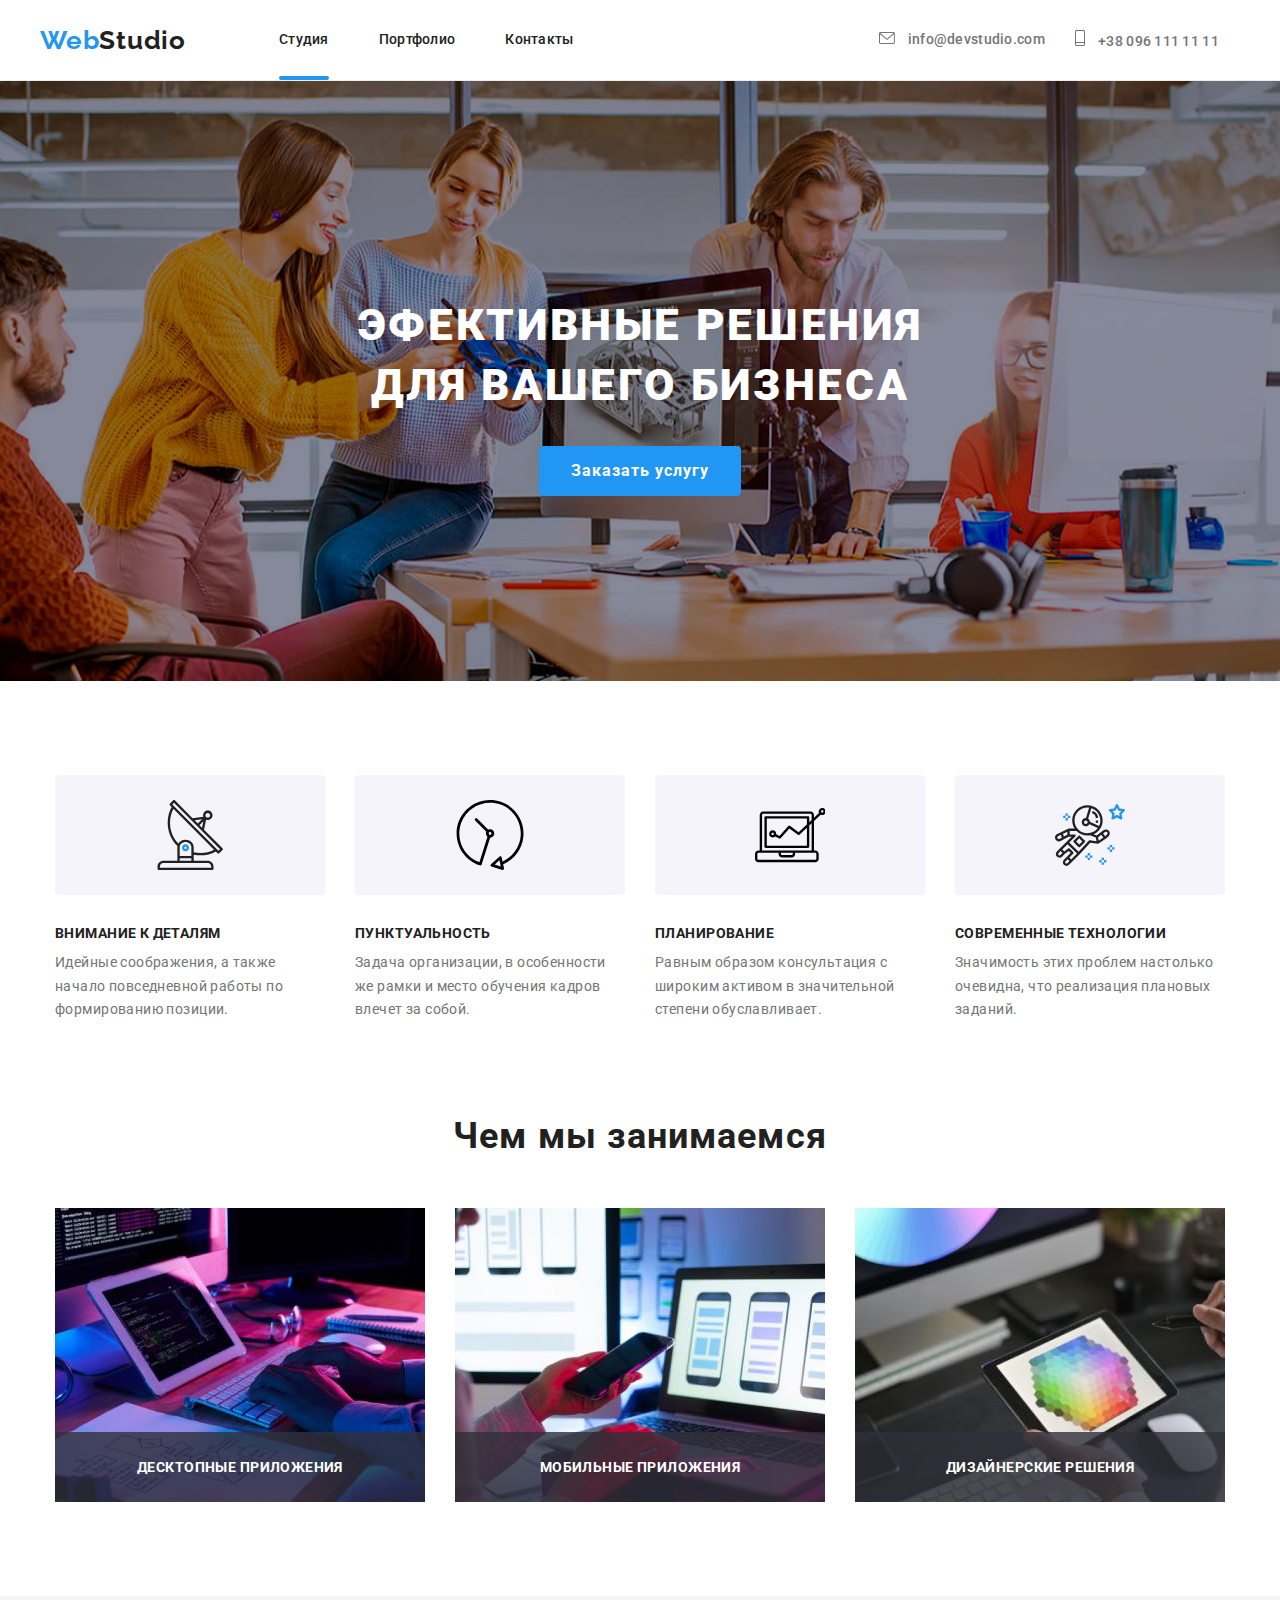
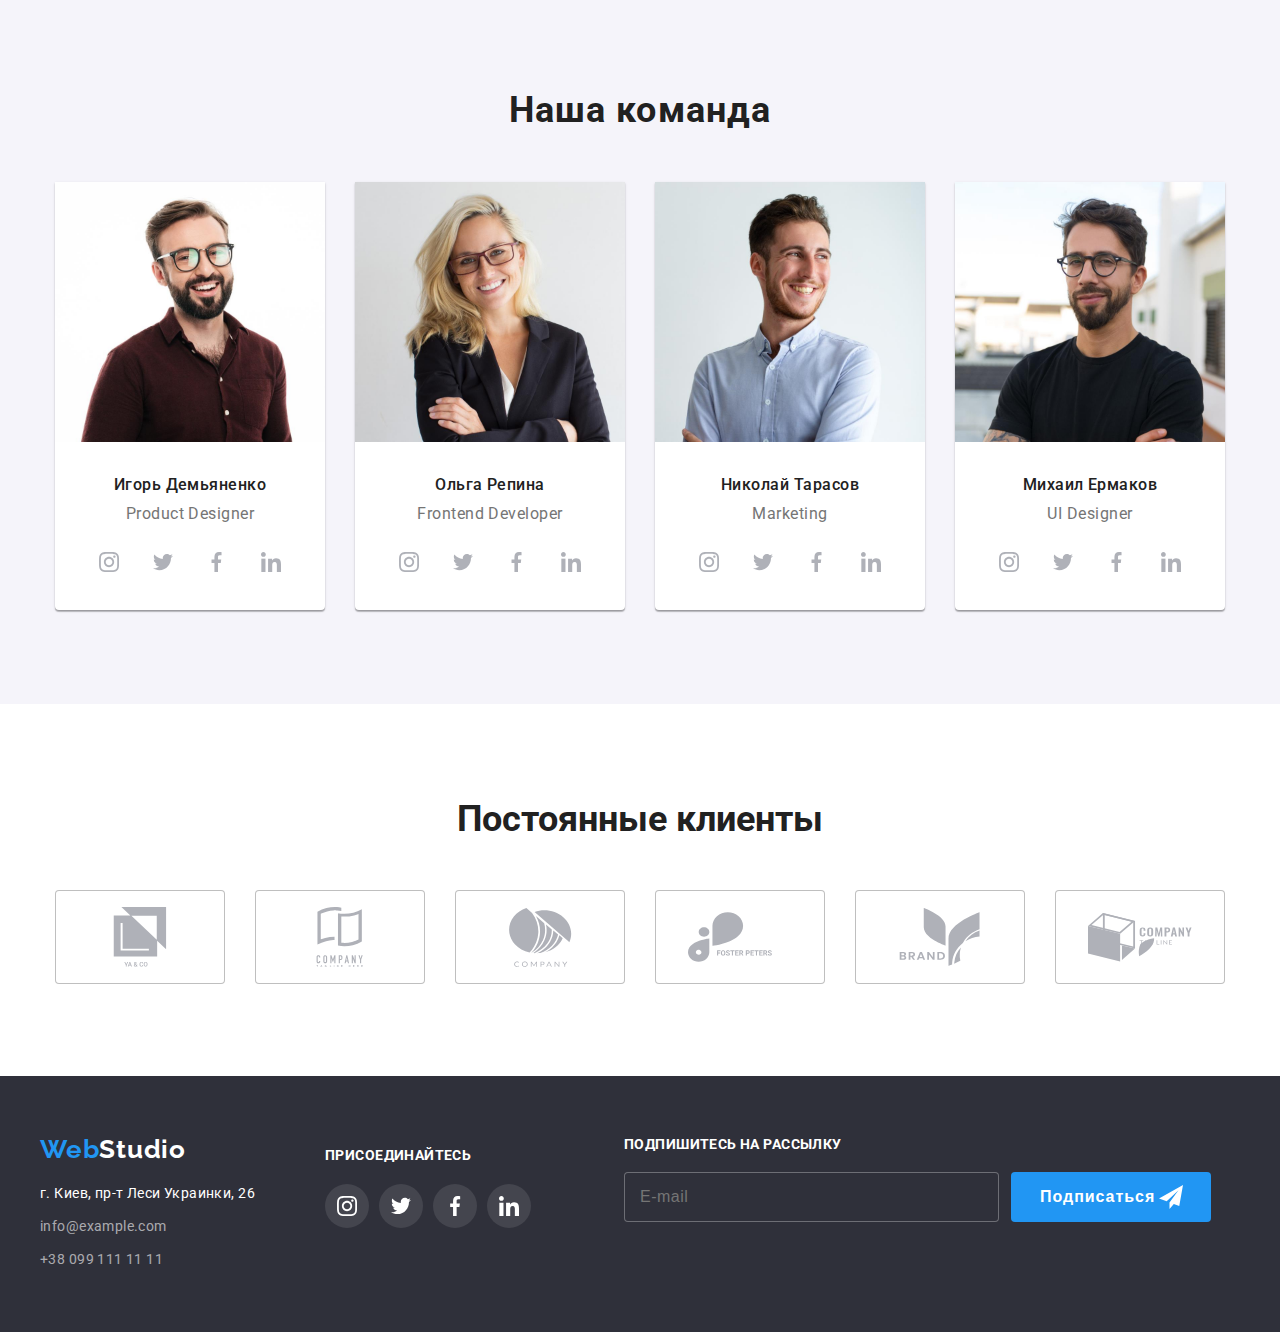
<file: index.html>
<!DOCTYPE html>
<html lang="ru">
  <head>
    <meta charset="UTF-8" />
    <meta http-equiv="X-UA-Compatible" content="IE=edge" />
    <meta name="viewport" content="width=device-width, initial-scale=1.0" />
    <title>Студия</title>
    <link rel="preconnect" href="https://fonts.googleapis.com" />
    <link rel="preconnect" href="https://fonts.gstatic.com" crossorigin />
    <link rel="preconnect" href="https://fonts.googleapis.com" />
    <link rel="preconnect" href="https://fonts.gstatic.com" crossorigin />
    <link
      href="https://fonts.googleapis.com/css2?family=Roboto:wght@400;500;700;900&display=swap"
      rel="stylesheet"
    />
    <link
      href="https://fonts.googleapis.com/css2?family=Raleway:wght@700&display=swap"
      rel="stylesheet"
    />
    <link
      rel="stylesheet"
      href="https://github.com/sindresorhus/modern-normalize/blob/main/modern-normalize.css"
    />
    <link rel="stylesheet" href="./css/styles.css" />
  </head>
  <body>
    <!--Шапка сайту-->
    <header class="header">
      <div class="container head">
        <nav class="navigation-head">
          <a href="./index.html" class="logo"
            ><span class="logo-web">Web</span>Studio</a
          >
          <ul class="navigation">
            <li><a href="./index.html" class="link link-current">Студия</a></li>
            <li><a href="./portfolio.html" class="link">Портфолио</a></li>
            <li><a href=" " class="link">Контакты</a></li>
          </ul>
        </nav>
        <ul class="contact-data">
          <li class="mail-tel">
            <a href="mailto:info@devstudio.com" class="site-contacts">
              <svg class="icon-mail" width="16px" height="12px">
                <use href="./images/symbol-defs.svg#icon-mail" class="mail"></use>
              </svg>
              info@devstudio.com</a>
          </li>
          <li class="mail-tel">
            <a href="tel:++380961111111" class="site-contacts">
              <svg class="icon-tel" width="10px" height="16px">
              <use href="./images/symbol-defs.svg#icon-telephone" class="tel"></use>
            </svg>
            +38 096 111 11 11</a
            >
          </li>
        </ul>
      </div>
    </header>

    <main>
      <!--Герой-->
      <section class="section-hero">
        <div class="container">
          <h1 class="hero">
            Эфективные решения <br />
            для вашего бизнеса
          </h1>
          <button data-modal-open type="button" class="button-m">Заказать услугу</button>
        </div>
        </section>
      <!--Наші переваги-->
      <section class="section-benefits">
        <div class="container">
          <!--<h2 class="section-title">Наші переваги </h2> -->
          <ul class="list-benefits">
            <li class="car-list">
              <div class="four">
              <svg class="icon-benefits">
                <use href="./images/symbol-defs.svg#icon-Anten"></use>
              </svg>
              </div>
              <h3>Внимание к деталям</h3>
              <p>
                Идейные соображения, а также начало повседневной работы по
                формированию позиции.
              </p>
            </li>
            <li class="car-list">
              <div class="four">
              <svg class="icon-benefits">
                <use href="./images/symbol-defs.svg#icon-clock"></use>
              </svg>
              </div>
              <h3>Пунктуальность</h3>
              <p>
                Задача организации, в особенности же рамки и место обучения
                кадров влечет за собой.
              </p>
            </li>
            <li class="car-list">
              <div class="four">
              <svg class="icon-benefits">
                <use href="./images/symbol-defs.svg#icon-comp" class="comp"></use>
              </svg>
              </div>
              <h3>Планирование</h3>
              <p>
                Равным образом консультация с широким активом в значительной
                степени обуславливает.
              </p>
            </li>
            <li class="car-list">
              <div class="four">
              <svg class="icon-benefits">
                <use href="./images/symbol-defs.svg#icon-astronaut"></use>
              </svg>
              </div>
              <h3>Современные технологии</h3>
              <p>
                Значимость этих проблем настолько очевидна, что реализация
                плановых заданий.
              </p>
            </li>
          </ul>
        </div>
      </section>

      <!--Що ми робимо-->
      <section class="section-work">
        <div class="container">
          <h2 class="section-title">Чем мы занимаемся</h2>
          <ul class="images">
            <li>
              <img class="image-wwd"
                src="./images/computers.jpg"
                alt="фотографія рук на клавіатурі"
                width="370"
                height="294"
              />
              <div class="image-name"> 
                <p class="image-text">Десктопные приложения</p>
              </div>
            </li>
            <li>
              <img class="image-wwd"
                src="./images/screens.jpg"
                alt="фотографія двох екранів"
                width="370"
                height="294"
              />
              <div class="image-name"> 
                <p class="image-text">Мобильные приложения</p>
              </div>
            </li>
            <li>
              <img class="image-wwd"
                src="./images/colors.jpg"
                alt="фотографія палітри кольорів"
                width="370"
                height="294"
              />
              <div class="image-name"> 
                <p class="image-text">Дизайнерские решения</p>
              </div>
            </li>
          </ul>
        </div>
      </section>

      <!--Наша команда-->
      <section class="section-team">
        <div class="container">
          <h2 class="section-title">Наша команда</h2>
          <ul class="personal">
            <li class="cards-team">
              <img
                src="./images/demyanenko.jpg"
                alt="фото Ігорка Демяненка"
                width="270"
                height="260"
              />
              <div class="text-team">
                <p class="name">Игорь Демьяненко</p>
                <p class="position">Product Designer</p>
                <ul class="social-link-gray">
                  <li class="icon-gray">
                    <a href class="button-social-gray">
                      <svg class="svg-gray" width="20px" height="20px">
                        <use href="./images/symbol-defs.svg#icon-instagram_grey"></use>
                      </svg>
                    </a>
                  </li>
                  <li class="icon-gray">
                    <a href class="button-social-gray">
                      <svg class="svg-gray" width="20px" height="20px">
                        <use href="./images/symbol-defs.svg#icon-twitter-grey"></use>
                      </svg>
                    </a>
                  </li>
                  <li class="icon-gray">
                    <a href class="button-social-gray">
                      <svg class="svg-gray" width="20px" height="20px">
                        <use href="./images/symbol-defs.svg#icon-facebook-grey"></use>
                      </svg>
                    </a>
                  </li>
                  <li class="icon-gray">
                    <a href class="button-social-gray">
                      <svg class="svg-gray" width="20px" height="20px">
                        <use href="./images/symbol-defs.svg#icon-linkedin-grey"></use>
                      </svg>
                    </a>
                  </li>
                </ul>
              </div>
            </li>
            <li class="cards-team">
              <img
                src="./images/repina.jpg"
                alt="фото Олічки Рєпіної"
                width="270"
                height="260"
              />
              <div class="text-team">
                <p class="name">Ольга Репина</p>
                <p class="position">Frontend Developer</p>
                <ul class="social-link-gray">
                  <li class="icon-gray">
                    <a href class="button-social-gray">
                      <svg class="svg-gray" width="20px" height="20px">
                        <use href="./images/symbol-defs.svg#icon-instagram_grey"></use>
                      </svg>
                    </a>
                  </li>
                  <li class="icon-gray">
                    <a href class="button-social-gray">
                      <svg class="svg-gray" width="20px" height="20px">
                        <use href="./images/symbol-defs.svg#icon-twitter-grey"></use>
                      </svg>
                    </a>
                  </li>
                  <li class="icon-gray">
                    <a href class="button-social-gray">
                      <svg class="svg-gray" width="20px" height="20px">
                        <use href="./images/symbol-defs.svg#icon-facebook-grey"></use>
                      </svg>
                    </a>
                  </li>
                  <li class="icon-gray">
                    <a href class="button-social-gray">
                      <svg class="svg-gray" width="20px" height="20px">
                        <use href="./images/symbol-defs.svg#icon-linkedin-grey"></use>
                      </svg>
                    </a>
                  </li>
                </ul>
              </div>
            </li>
            <li class="cards-team">
              <img
                src="./images/tarasov.jpg"
                alt="фото Миколки Тарасова"
                width="270"
                height="260"
              />
              <div class="text-team">
                <p class="name">Николай Тарасов</p>
                <p class="position">Marketing</p>
                <ul class="social-link-gray">
                  <li class="icon">
                    <a href class="button-social-gray">
                      <svg class="svg-gray" width="20px" height="20px">
                        <use href="./images/symbol-defs.svg#icon-instagram_grey"></use>
                      </svg>
                    </a>
                  </li>
                  <li class="icon">
                    <a href class="button-social-gray">
                      <svg class="svg-gray" width="20px" height="20px">
                        <use href="./images/symbol-defs.svg#icon-twitter-grey"></use>
                      </svg>
                    </a>
                  </li>
                  <li class="icon">
                    <a href class="button-social-gray">
                      <svg class="svg-gray" width="20px" height="20px">
                        <use href="./images/symbol-defs.svg#icon-facebook-grey"></use>
                      </svg>
                    </a>
                  </li>
                  <li class="icon">
                    <a href class="button-social-gray">
                      <svg class="svg-gray" width="20px" height="20px">
                        <use href="./images/symbol-defs.svg#icon-linkedin-grey"></use>
                      </svg>
                    </a>
                  </li>
              </div>
            </li>
            <li class="cards-team">
              <img
                src="./images/yermakov.jpg"
                alt="фото Михася Єврмакова"
                width="270"
                height="260"
              />
              <div class="text-team">
                <p class="name">Михаил Ермаков</p>
                <p class="position">UI Designer</p>
                 <ul class="social-link-gray">
                  <li class="icon-gray">
                    <a href class="button-social-gray">
                       <svg class="svg-gray" width="20px" height="20px">
                        <use href="./images/symbol-defs.svg#icon-instagram_grey"
                        ></use>
                      </svg>
                    </a>
                  </li>
                  <li class="icon-gray">
                    <a href class="button-social-gray">
                     <svg class="svg-gray" width="20px" height="20px">
                       <use href="./images/symbol-defs.svg#icon-twitter-grey"></use>
                     </svg>
                    </a>
                  </li>
                  <li class="icon-gray">
                  <a href class="button-social-gray">
                    <svg class="svg-gray" width="20px" height="20px">
                      <use href="./images/symbol-defs.svg#icon-facebook-grey"></use>
                    </svg>
                    </a>
                  </li>
                  <li class="icon-gray">
                    <a href class="button-social-gray">
                      <svg class="svg-gray" width="20px" height="20px">
                        <use href="./images/symbol-defs.svg#icon-linkedin-grey"></use>
                      </svg>
                      </a>
                 </li>
                 </ul>
               </div>
            </li>
          </ul>
        </div>
      </section>

<section class="partners">
  <div class="container">
    <h2>Постоянные клиенты</h2>
    <ul class="our-partners">
    <li class="partners-list">
      <a href class="partners-button">
        <svg class="button-part" width="106" height="60">
          <use href="./images/symbol-defs.svg#icon-logo1" class="icon-partners"></use>
        </svg>
      </a>
    </li>
    <li class="partners-list">
      <a href class="partners-button">
        <svg class="button-part" width="106" height="60"
        >
          <use href="./images/symbol-defs.svg#icon-logo2"></use>
        </svg>
        </a>
    </li>
    <li class="partners-list">
      <a href class="partners-button">
        <svg class="button-part" width="106" height="60">
          <use href="./images/symbol-defs.svg#icon-logo3" ></use>
        </svg>
        </a>
    </li>
    <li class="partners-list">
      <a href class="partners-button">
        <svg class="button-part" width="106" height="60">
          <use href="./images/symbol-defs.svg#icon-logo4" ></use>
        </svg>
        </a>
    </li>
    <li class="partners-list">
      <a href class="partners-button">
        <svg class="button-part" width="106" height="60">
          <use href="./images/symbol-defs.svg#icon-logo5" ></use>
        </svg>
        </a>
    </li>
    <li class="partners-list">
      <a href class="partners-button">
        <svg class="button-part" width="106" height="60">
          <use href="./images/symbol-defs.svg#icon-logo6" ></use>
        </svg>
        </a>
    </li>
  </ul>
        </div>
        </section>

    </main>

    <!--Футер-->
    <footer>
      <section class="contact">
        <div class="container">
         <div class="lacate">
          <a href="./index.html" class="logo"><span class="logo-web">Web</span>Studio</a>
        <address>
          <ul>
            <li class="address">
              <a
                href="https://www.google.com/maps/place/%D0%B1%D1%83%D0%BB%D1%8C%D0%B2%D0%B0%D1%80+%D0%9B%D0%B5%D1%81%D1%96+%D0%A3%D0%BA%D1%80%D0%B0%D1%97%D0%BD%D0%BA%D0%B8,+26,+%D0%9A%D0%B8%D1%97%D0%B2,+02000/@50.4265807,30.5361971,17z/data=!4m5!3m4!1s0x40d4cf0e033ecbe9:0x57a4dffefec77da0!8m2!3d50.4265807!4d30.5383858"
                class="contact-footer"
                >г. Киев, пр-т Леси Украинки, 26</a
              >
            </li>
            <li class="address">
              <a href="mailto:info@example.com" class="contact-footer"
                >info@example.com</a
              >
            </li>
            <li class="address">
              <a href="tel:+380991111111" class="contact-footer"
                >+38 099 111 11 11</a
              >
            </li>
          </ul>
        </address>
           </div>
           <div class="social">
            <h3>Присоединайтесь</h3>  
            <ul class="social-link">
             <li class="icon">
              <a href class="button-social">
                 <svg class="button-icon" width="20px" height="20px">
                   <use href="./images/symbol-defs.svg#icon-instagram"
                   ></use>
                 </svg>
                </a>
               </button>            
             </li>
             <li class="icon">
              <a href class="button-social">
                <svg class="button-icon" width="20px" height="20px">
                  <use href="./images/symbol-defs.svg#icon-twitter"></use>
                </svg>
                </a>
             </li>
             <li class="icon">
              <a href class="button-social">
                <svg class="button-icon" width="20px" height="20px">
                  <use href="./images/symbol-defs.svg#icon-facebook"></use>
                </svg>
                </a>
             </li>
             <li class="icon">
               <a href class="button-social">
                 <svg class="button-icon" width="20px" height="20px">
                   <use href="./images/symbol-defs.svg#icon-linkedin"></use>
                 </svg>
                </a>
            </li>
            </ul>
           </div>
           
           <div class="add-me">              
            <h2 class="">Подпишитесь на рассылку</h2>
            <div class="add-box">
            <form action="js-add" autocomplete="off">               
              <label class="client-data" for="e-mail"></label>
              <input class:="add-field" type="email" name="name" id="e-mail" placeholder="E-mail">
            </form>            
             <button class="button-add" type="submit">
              <p>Подписаться</p>
                <svg class="flight-send" width="24px" height="24px">
                <use href="./images/symbol-defs.svg#flight-send"></use>
                </svg>
            </div>             
            </div>
        </div>
      </section>  
    </footer>

    <!--backdrop-->

    <div class="backdrop is-hidden" data-modal>
      <div class="modal">
        <button data-modal-close class="round-button">
          <svg class="cross" width="11px" height="11px">
            <use href="./images/symbol-defs.svg#icon-cross"></use>
          </svg>
       </button>   
      <!--form-->       
    <form class="js-client-data" autocomplete="off">
        <div>
          <h2 class="form-title">Оставьте свои данные, мы вам перезвоним</h2>
        </div>
        <div class="role-groupe" role="groupe">
          <div class="data-box">
            <label class="client-data" for="name">Имя</label autocomplete="on" >  
            <input class:="data-field" type="text" name="name" id="name" />
              <svg class="icon-box" width="11px" height="11px">
               <use href="./images/symbol-defs.svg#icon-man"></use>
              </svg>
          </div>
          <div class="data-box">
            <label class="client-data" for="phone-number">Телефон</label>
             <input class:="data-field" type="tel" name="name" id="phone-number" />
              <svg class="icon-box" width="13px" height="13px">
               <use href="./images/symbol-defs.svg#icon-phone_tube"></use>
              </svg>
          </div>
          <div class="data-box">
             <label class="client-data" for="e-mail">Почта</label>
             <input class:="data-field" type="email" name="name" id="e-mail"/>
               <svg class="icon-box" width="15px" height="12px">
                <use href="./images/symbol-defs.svg#icon-letter"></use>
               </svg>
           </div>
           <div class="data-box-feed">
             <label class="client-data" for="comment">Комментарий</label>
            <textarea  name="feedback" rows="5" class="feedback" id="comment" placeholder="Введите текст"></textarea>
           </div>
          </div>                
         <div class="agreement">
           <label class="agreement-line">
           <input class="checkbox" type="checkbox" name="" value="checkbox-box"/>
             <span class="icon-checkbox"></span>              
           <p class="agreement-text">Соглашаюсь с рассылкой и принимаю <span><a class="agreement-down"
             href="./portfolio.html">Условия договора</a></span>
           </p>
           </label>
         </div>             
       <button class="button-sub" type="submit"><p>Отправить</p></button> 
      </form>
      </div>
    </div>

    <script src="./js/modal.js"></script>
  </body>
</html>
</file>
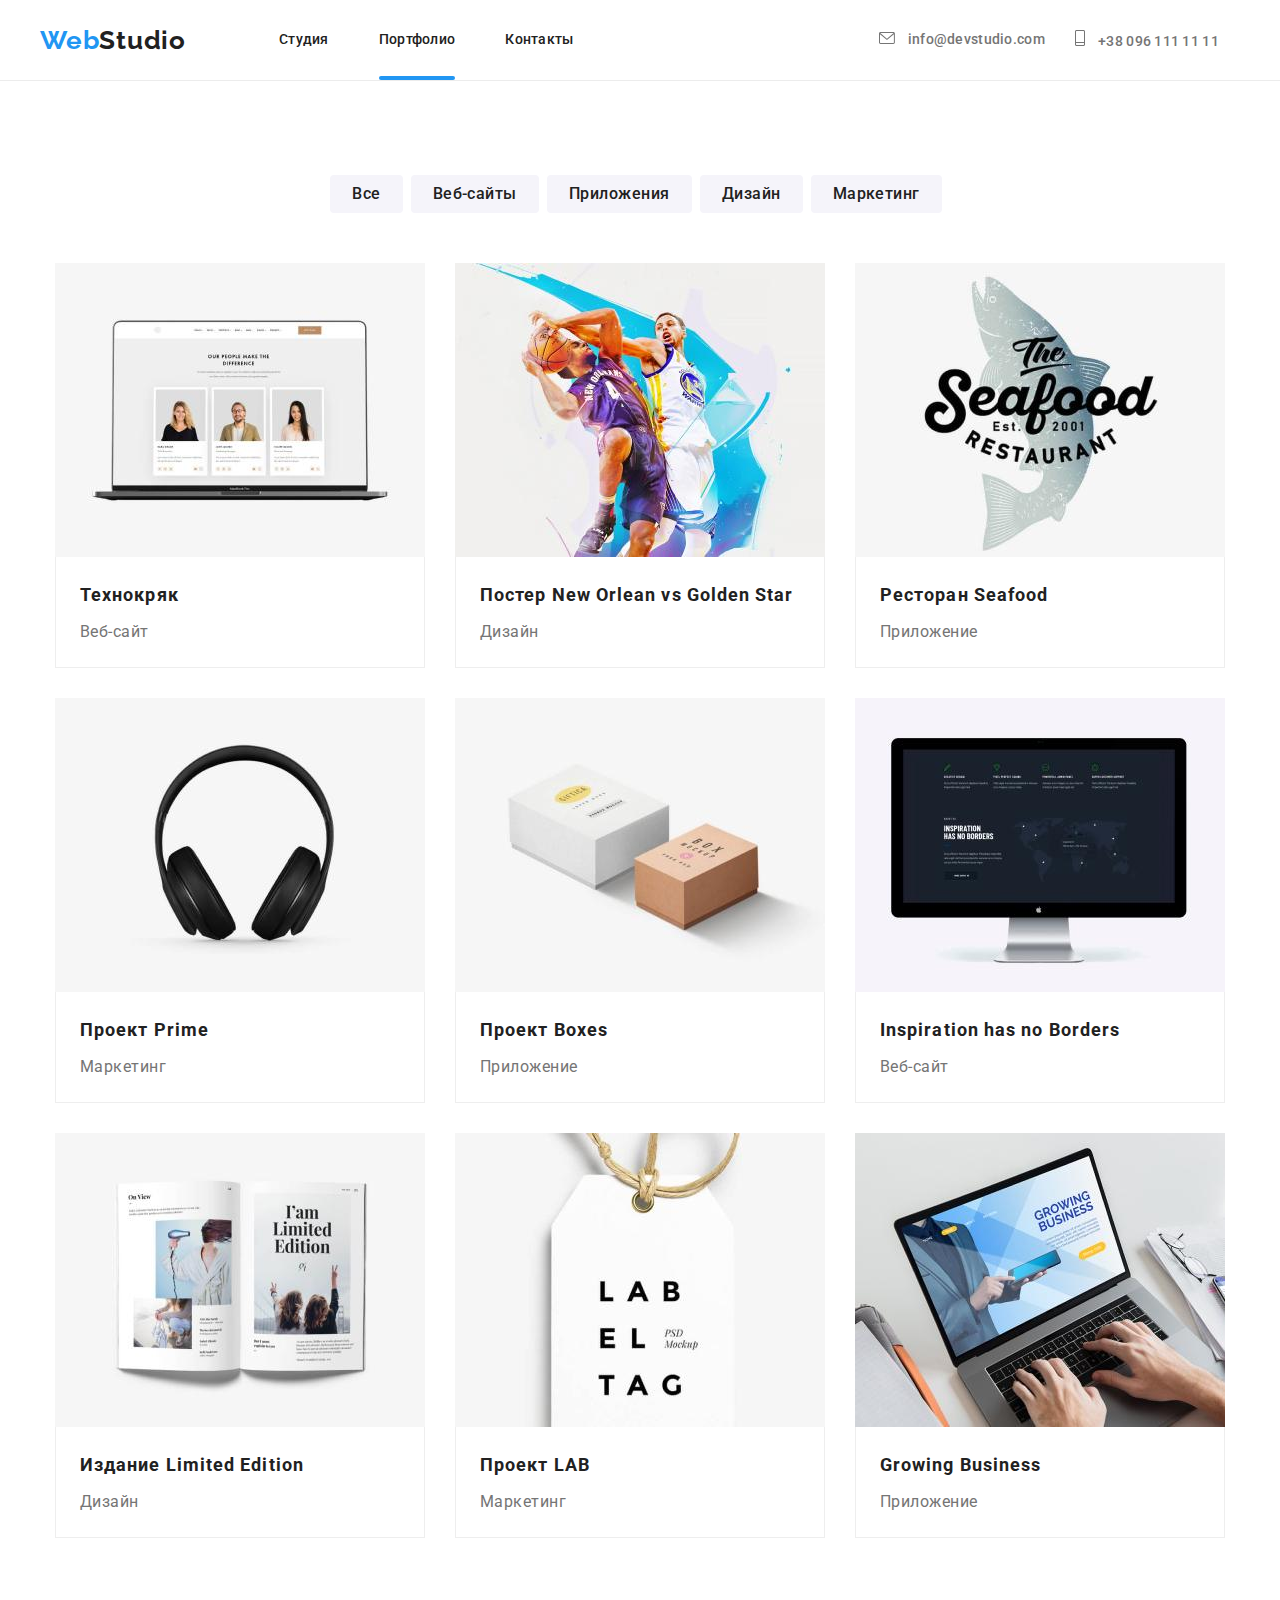
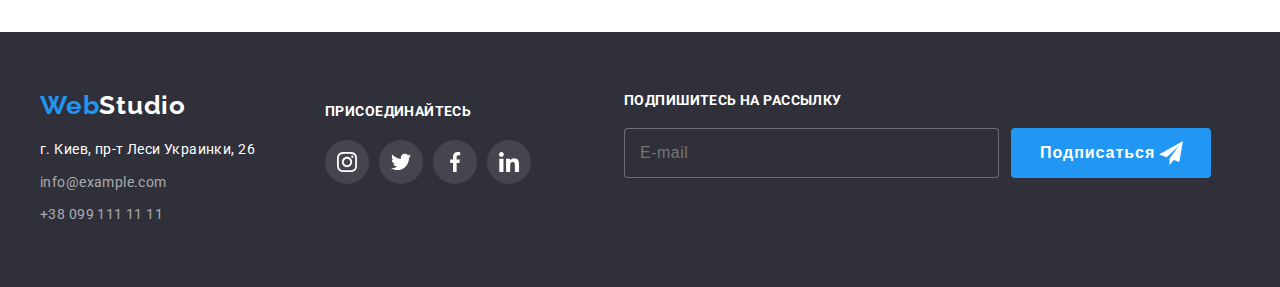
<file: portfolio.html>
<!DOCTYPE html>
<html lang="en">
  <head>
    <meta charset="UTF-8" />
    <meta http-equiv="X-UA-Compatible" content="IE=edge" />
    <meta name="viewport" content="width=device-width, initial-scale=1.0" />
    <title>Портфолио</title>
    <link
      href="https://fonts.googleapis.com/css2?family=Roboto:wght@400;500;700;900&display=swap"
      rel="stylesheet"
    />
    <link
      href="https://fonts.googleapis.com/css2?family=Raleway:wght@700&display=swap"
      rel="stylesheet"
    />
    <link rel="stylesheet" href="https://github.com/sindresorhus/modern-normalize/blob/main/modern-normalize.css">
    <link rel="stylesheet" href="./css/styles.css" />
  </head>
  <body>

    <!--Шапка сайту-->    
    <header class="header">
      <div class="container head">
        <nav class="navigation-head">
          <a href="./index.html" class="logo"
            ><span class="logo-web">Web</span>Studio</a
          >
          <ul class="navigation">
            <li><a href="./index.html" class="link">Студия</a></li>
            <li><a href="./portfolio.html" class="link link-current">Портфолио</a></li>
            <li><a href=" " class="link">Контакты</a></li>
          </ul>
        </nav>
        <ul class="contact-data">
          <li class="mail-tel">
            <a href="mailto:info@devstudio.com" class="site-contacts">
              <svg class="icon-mail" width="16px" height="12px">
                <use href="./images/symbol-defs.svg#icon-mail" class="mail"></use>
              </svg>
              info@devstudio.com</a>
          </li>
          <li class="mail-tel">
            <a href="tel:++380961111111" class="site-contacts">
              <svg class="icon-tel" width="10px" height="16px">
              <use href="./images/symbol-defs.svg#icon-telephone" class="tel"></use>
            </svg>
            +38 096 111 11 11</a
            >
          </li>
        </ul>
      </div>
    </header>
 
    <!--основна частина-->
    <main>
      <section class="filters">
        <div class="container">
          <ul class="buttons">
            <li><button type="button" class="button-p">Все</button></li>
            <li><button type="button" class="button-p">Веб-сайты</button></li>
            <li><button type="button" class="button-p">Приложения</button></li>
            <li><button type="button" class="button-p">Дизайн</button></li>
            <li><button type="button" class="button-p">Маркетинг</button></li>
          </ul>
          <ul class="projects">
            <li class="card-project">
              <div class="card-side">
                <div class="variant">
                  <div class="overlay">
                    <p class="text">
                      Ресурс предлагает комплексные предложения с разным уровнем функционала и сервисов. Все это позволит посетителю
                      получить исчерпывающие сведения о компании или частном лице.
                    </p>
                  </div>
                  <img 
                     src="./images/laptop.jpg"
                     alt="ноутбук"
                     width="370"
                     height="294"
                   />
                 </div>
              <div class="project-text">
                <h2 class="projects-name">Технокряк</h2>
                <p class="projects-type">Веб-сайт</p>
              </div>
              </div>
            </li>
            <li class="card-project"> 
              <div class="variant">
                 <div class="overlay">
                    <p class="text">
                      Ресурс предлагает комплексные предложения с разным уровнем функционала и сервисов. Все это позволит посетителю
                      получить исчерпывающие сведения о компании или частном лице.
                    </p>
                  </div>    
                <img src="./images/people.jpg" alt="баскетболісти" width="370" height="294" />
              </div>
                 
                <div class="project-text">
                <h2 class="projects-name">Постер New Orlean vs Golden Star</h2>
                <p class="projects-type">Дизайн</p>
              </div>
            </li>
            <li class="card-project">
              <div class="variant">
                <div class="overlay">
                  <p class="text">
                    Ресурс предлагает комплексные предложения с разным уровнем функционала и сервисов. Все это позволит посетителю
                    получить исчерпывающие сведения о компании или частном лице.
                  </p>
                </div>
              <img
                src="./images/name.jpg"
                alt="назва"
                width="370"
                height="294"
              />
              </div>
              <div class="project-text">
                <h2 class="projects-name">Ресторан Seafood</h2>
                <p class="projects-type">Приложение</p>
              </div>
            </li>
            <li class="card-project">
              <div class="variant">
                <div class="overlay">
                  <p class="text">
                    Ресурс предлагает комплексные предложения с разным уровнем функционала и сервисов. Все это позволит посетителю
                    получить исчерпывающие сведения о компании или частном лице.
                  </p>
                </div>
              <img
                src="./images/headers.jpg"
                alt="навушники"
                width="370"
                height="294"
              /></div>
              <div class="project-text">
                <h2 class="projects-name">Проект Prime</h2>
                <p class="projects-type">Маркетинг</p>
              </div>
            </li>
            <li class="card-project">
              <div class="variant">
                <div class="overlay">
                  <p class="text">
                    Ресурс предлагает комплексные предложения с разным уровнем функционала и сервисов. Все это позволит посетителю
                    получить исчерпывающие сведения о компании или частном лице.
                  </p>
                </div>
              <img
                src="./images/boxes.jpg"
                alt="коробки"
                width="370"
                height="294"
              /></div>
              <div class="project-text">
                <h2 class="projects-name">Проект Boxes</h2>
                <p class="projects-type">Приложение</p>
              </div>
            </li>
            <li class="card-project">
              <div class="variant">
                <div class="overlay">
                  <p class="text">
                    Ресурс предлагает комплексные предложения с разным уровнем функционала и сервисов. Все это позволит посетителю
                    получить исчерпывающие сведения о компании или частном лице.
                  </p>
                </div>
              <img
                src="./images/screen.jpg"
                alt="монітор"
                width="370"
                height="294"
              />
              </div>
              <div class="project-text">
                <h2 class="projects-name" lang="eng">
                  Inspiration has no Borders
                </h2>
                <p class="projects-type">Веб-сайт</p>
              </div>
            </li>
            <li class="card-project">
              <div class="variant">
                <div class="overlay">
                  <p class="text">
                    Ресурс предлагает комплексные предложения с разным уровнем функционала и сервисов. Все это позволит посетителю
                    получить исчерпывающие сведения о компании или частном лице.
                  </p>
                </div>
              <img
                src="./images/book.jpg"
                alt="книжка"
                width="370"
                height="294"
              /></div>
              <div class="project-text">
                <h2 class="projects-name">Издание Limited Edition</h2>
                <p class="projects-type">Дизайн</p>
              </div>
            </li>
            <li class="card-project">
              <div class="variant">
                <div class="overlay">
                  <p class="text">
                    Ресурс предлагает комплексные предложения с разным уровнем функционала и сервисов. Все это позволит посетителю
                    получить исчерпывающие сведения о компании или частном лице.
                  </p>
                </div>
              <img
                src="./images/label.jpg"
                alt="емблема"
                width="370"
                height="294"
              /></div>
              <div class="project-text">
                <h2 class="projects-name">Проект LAB</h2>
                <p class="projects-type">Маркетинг</p>
              </div>
            </li>
            <li class="card-project">
              <div class="variant">
                <div class="overlay">
                  <p class="text">
                    Ресурс предлагает комплексные предложения с разным уровнем функционала и сервисов. Все это позволит посетителю
                    получить исчерпывающие сведения о компании или частном лице.
                  </p>
                </div>
              <img
                src="./images/hands.jpg"
                alt="руки на науті"
                width="370"
                height="294"
              /></div>
              <div class="project-text">
                <h2 class="projects-name" lang="eng">Growing Business</h2>
                <p class="projects-type">Приложение</p>
              </div>
            </li>
          </ul>
        </div>
      </section>
    </main>

    <!--Футер-->
    <footer>
      <section class="contact">
        <div class="container">
          <div class="lacate">
            <a href="./index.html" class="logo"><span class="logo-web">Web</span>Studio</a>
            <address>
              <ul>
                <li class="address">
                  <a href="https://www.google.com/maps/place/%D0%B1%D1%83%D0%BB%D1%8C%D0%B2%D0%B0%D1%80+%D0%9B%D0%B5%D1%81%D1%96+%D0%A3%D0%BA%D1%80%D0%B0%D1%97%D0%BD%D0%BA%D0%B8,+26,+%D0%9A%D0%B8%D1%97%D0%B2,+02000/@50.4265807,30.5361971,17z/data=!4m5!3m4!1s0x40d4cf0e033ecbe9:0x57a4dffefec77da0!8m2!3d50.4265807!4d30.5383858"
                    class="contact-footer">г. Киев, пр-т Леси Украинки, 26</a>
                </li>
                <li class="address">
                  <a href="mailto:info@example.com" class="contact-footer">info@example.com</a>
                </li>
                <li class="address">
                  <a href="tel:+380991111111" class="contact-footer">+38 099 111 11 11</a>
                </li>
              </ul>
            </address>
          </div>
          <div class="social">
            <h3>Присоединайтесь</h3>
            <ul class="social-link">
              <li class="icon">
                <a href class="button-social">
                  <svg class="button-icon" width="20px" height="20px">
                    <use href="./images/symbol-defs.svg#icon-instagram"></use>
                  </svg>
                </a>
                </button>
              </li>
              <li class="icon">
                <a href class="button-social">
                  <svg class="button-icon" width="20px" height="20px">
                    <use href="./images/symbol-defs.svg#icon-twitter"></use>
                  </svg>
                </a>
              </li>
              <li class="icon">
                <a href class="button-social">
                  <svg class="button-icon" width="20px" height="20px">
                    <use href="./images/symbol-defs.svg#icon-facebook"></use>
                  </svg>
                </a>
              </li>
              <li class="icon">
                <a href class="button-social">
                  <svg class="button-icon" width="20px" height="20px">
                    <use href="./images/symbol-defs.svg#icon-linkedin"></use>
                  </svg>
                </a>
              </li>
            </ul>
          </div>
          <div class="add-me">
            <h2 class="">Подпишитесь на рассылку</h2>
            <div class="add-box">
              <form action="js-add">
                <label class="client-data" for="e-mail"></label>
                <input class:="add-field" type="email" name="name" id="e-mail" placeholder="E-mail">
              </form>
              <button class="button-add" type="submit">
                <p>Подписаться</p>
                <svg class="flight-send" width="24px" height="24px">
                  <use href="./images/symbol-defs.svg#flight-send"></use>
                </svg>
            </div>
          </div>
        </div>
      </section>
    </footer>
  </body>
</html>
</file>
<file: css/styles.css>
::after,
::before {
  box-sizing: border-box;
}

:root {
  --primery-texy-color: #212121;
  --secondary-text-color: #757575;
  --hover-text-color: #2196f3;
  --absolut-white-header: #ffffff;
  --title-footer-dark: #2f303a;
  --mine-fone-color: #e5e5e5;
  --team-button-color: #f5f4fa;
  --contact-data-color: rgba(255, 255, 255, 0.6);
}

body {
  font-family: Roboto, sans-serif;
  color: var(--primery-texy-color);
  background-color: var(--mine-fone-color);
  margin: 0;
}

li {
  list-style-type: none;
}

.header {
  display: block;
  border-bottom: 1px solid #ececec;
}

/*оформлення тексту навігаційних кнопок*/
.navigation {
  display: flex;
  margin-left: 93px;
  font-weight: 500;
  font-size: 14px;
  line-height: 1;
  letter-spacing: 0.02em;
}

.navigation .link {
  position: relative;
  display: block;
  padding: 32px 0px;
}

.link-current::after {
  display: block;
  content: "";
  position: absolute;
  bottom: 0;
  left: 0;
  width: 100%;
  height: 4px;
  background-color: var(--hover-text-color);
  border-radius: 2px;
  transition: background-color 250ms cubic-bezier(0.4, 0, 0.2, 1);
}

.contact-data {
  display: flex;
  margin-left: 305px;
  align-items: center;
}

.navigation-head {
  display: flex;
  align-items: center;
}

.header .container {
  display: flex;
  align-items: center;
  background-color: var(--absolut-white-header);
}

.images {
  display: flex;
  justify-content: center;
}

.images li {
  margin-right: 30px;
}
.images li :last-child {
  margin-right: 0px;
}

.navigation li {
  margin-right: 50px;
}

.contact-data li {
  margin-right: 30px;
}

.navigation :last-child,
.contact-data :last-child,
.images :last-child {
  margin-right: 0px;
}

/*----робимо інший бік карточки ----*/
.variant {
  position: relative;
}

.overlay {
  position: absolute;
  top: 0;
  left: 0;
  width: 370px;
  height: 294px;
  color: var(--absolut-white-header);
  background-color: rgba(33, 150, 243, 0.9);
  transform: translateY(100%);
  transition: transform 250ms cubic-bezier(0.4, 0, 0.2, 1);
}

.variant {
  overflow: hidden;
  transition: color 2250ms cubic-bezier(0.4, 0, 0.2, 1);
  overflow: hidden;
}

.card-project:hover .overlay {
  transform: translateY(0%);
}

.text {
  padding-left: 24px;
  padding-right: 24px;
  padding-top: 63px;
  text-align: justify;
  font-style: normal;
  font-weight: 400;
  font-size: 18px;
  line-height: 28px;
  letter-spacing: 0.03em;
}

.list-benefits p {
  color: var(--secondary-text-color);
  font-weight: 400;
  font-size: 14px;
  line-height: 1.71;
  letter-spacing: 0.03em;
}
.buttons {
  display: flex;
  justify-content: center;
  margin-bottom: 50px;
  transition: background-color 250ms cubic-bezier(0.4, 0, 0.2, 1);
}

.button-m:hover {
  background-color: var(--absolut-white-header);
  color: var(--hover-text-color);
}
.button-m {
  font-family: "Roboto", sans-serif;
  min-width: 200px;
  min-height: 50px;
  padding: 10px 32px;
  border: none;
  border-radius: 4px;
  text-align: center;
  cursor: pointer;
  background: var(--hover-text-color);
  color: var(--absolut-white-header);
  font-weight: 700;
  font-size: 16px;
  line-height: 1.6;
  letter-spacing: 0.06em;
  transition: color 250ms cubic-bezier(0.4, 0, 0.2, 1),
    background-color 250ms cubic-bezier(0.4, 0, 0.2, 1);
}

.buttons .button-p:last-child {
  margin-right: 8px;
}

.button-p {
  font-family: "Roboto", sans-serif;
  padding: 6px 22px;
  border-radius: 4px;
  border-width: 0;
  cursor: pointer;
  background: var(--team-button-color);
  color: var(--primery-texy-color);
  font-weight: 500;
  font-size: 16px;
  line-height: 1.62;
  text-align: center;
  letter-spacing: 0.03em;
  transition: color 250ms cubic-bezier(0.4, 0, 0.2, 1),
    background-color 250ms cubic-bezier(0.4, 0, 0.2, 1);
}

.button-p:focus,
.button-p:hover {
  color: var(--absolut-white-header);
  background-color: var(--hover-text-color);
  box-shadow: 0px 1px 3px rgba(0, 0, 0, 0.12), 0px 1px 1px rgba(0, 0, 0, 0.14),
    0px 2px 1px rgba(0, 0, 0, 0.2);
  border-radius: 0px 0px 4px 4px;
}

.link-current,
.link:focus,
.link:hover,
.site-contacts:hover,
.site-contacts:focus {
  color: var(--hover-text-color);
}

.link {
  color: var(--primery-texy-color);
  font-style: normal;
  font-weight: 500;
  font-size: 14px;
  line-height: 1.14;
  letter-spacing: 0.02em;
  transition: color 250ms cubic-bezier(0.4, 0, 0.2, 1);
}

a {
  text-decoration: none;
}
.card-project {
  display: block;
  width: 370px;
  margin-left: 30px;
  margin-bottom: 30px;
}

.cards-team {
  width: 270px;
  height: 428px;
  background-color: var(--absolut-white-header);
  box-shadow: 0px 1px 3px rgba(0, 0, 0, 0.12), 0px 1px 1px rgba(0, 0, 0, 0.14),
    0px 2px 1px rgba(0, 0, 0, 0.2);
  border-radius: 0px 0px 4px 4px;
}

.logo {
  color: var(--primery-texy-color);
  font-family: "Raleway";
  font-weight: 700;
  font-size: 26px;
  line-height: 1;
  letter-spacing: 0.03em;
}

/*оформлення першої частини логотипу*/
.logo-web {
  color: var(--hover-text-color);
}

.hero {
  padding-bottom: 30px;
  color: var(--absolut-white-header);
  text-transform: uppercase;
  font-weight: 900;
  font-size: 44px;
  line-height: 1.36;
  letter-spacing: 0.06em;
}

.section-title {
  margin-bottom: 50px;
  margin-top: 0px;
  font-weight: 700;
  font-size: 36px;
  line-height: 1.16;
  letter-spacing: 0.03em;
  text-align: center;
}
.section-team,
.section-benefits {
  padding: 94px 0px;
  align-content: center;
}
.section-team {
  background-color: var(--team-button-color);
}

.section-work {
  padding-bottom: 94px;
  align-content: center;
}
ul,
h1,
h3,
p {
  margin: 0;
  padding: 0;
}

.mail-tel {
  display: flex;
}

.icon-mail,
.icon-tel {
  fill: #757575;
  padding-right: 10px;
  transition: fill 250ms cubic-bezier(0.4, 0, 0.2, 1);
}

.site-contacts:hover .icon-mail,
.site-contacts:hover .icon-tel,
.site-contacts:focus .icon-mail,
.site-contacts:focus .icon-tel {
  fill: var(--hover-text-color);
}

.car-list {
  width: 270px;
}
.car-list:first-child {
  margin-left: 0px;
}

.section-hero {
  background-size: 1600px 600px;
  background-repeat: no-repeat;
  background-position: 50%;
  background-image: linear-gradient(
    to right,
    rgba(47, 48, 58, 0.4),
    rgba(47, 48, 58, 0.4)
  );
  background-image: url(../images/hero.svg);
}

.icon-benefits {
  width: 70px;
  height: 70px;
  display: block;
  background-repeat: no-repeat;
  background-size: contain;
}

.four {
  display: flex;
  width: 270px;
  height: 120px;
  background-color: var(--team-button-color);
  margin-bottom: 30px;
  border-radius: 4px;
  align-items: center;
  justify-content: center;
}

.car-list {
  margin-left: 30px;
}

.list-benefits {
  display: flex;
  justify-content: center;
}

.list-benefits h3 {
  margin-bottom: 10px;
  font-weight: 700;
  font-size: 14px;
  line-height: 16px;
  letter-spacing: 0.03em;
  text-transform: uppercase;
}
.p {
  color: var(--secondary-text-color);
  font-weight: 700;
  font-size: 36px;
  line-height: 1.71;
  letter-spacing: 0.03em;
}
.personal {
  display: flex;
  justify-content: center;
}

.personal .cards-team + .cards-team {
  margin-left: 30px;
}

.name {
  margin-bottom: 10px;
  text-align: center;
  font-weight: 500;
  font-size: 16px;
  line-height: 1.18;
  letter-spacing: 0.03em;
}

.position {
  margin-bottom: 16px;
  color: var(--secondary-text-color);
  text-align: center;
  font-size: 16px;
  line-height: 1.18;
  letter-spacing: 0.03em;
}
.text-team {
  padding: 30px 0px;
}
.projects {
  display: flex;
  flex-wrap: wrap;
  justify-content: center;
}

.projects-name {
  margin: 0px;
  font-weight: 700;
  font-size: 18px;
  line-height: 2;
  letter-spacing: 0.06em;
  text-align: left;
}

.projects-type {
  padding: 4px 0px 0px 0px;
  color: var(--secondary-text-color);
  font-weight: 400;
  font-size: 16px;
  line-height: 1.87;
  letter-spacing: 0.03em;
}

.project-text {
  width: 320px;
  padding: 20px 24px;
  border-left: 1px solid #eee;
  border-right: 1px solid #eee;
  border-bottom: 1px solid #eee;
}

.card-project img {
  display: block;
}

.card-project:hover {
  box-shadow: 0px 1px 1px rgba(0, 0, 0, 0.12), 0px 4px 4px rgba(0, 0, 0, 0.06),
    1px 4px 6px rgba(0, 0, 0, 0.16);
  border-radius: 0px 0px 4px 4px;
}

address {
  margin-top: 20px;
}

.address {
  margin-bottom: 9px;
}
.address:last-child {
  margin-bottom: 0px;
}
.address:first-child {
  color: var(--absolut-white-header);
}

.contact-footer {
  color: rgba(255, 255, 255, 0.6);
  font-weight: 400;
  font-style: normal;
  font-size: 14px;
  line-height: 1.71;
  letter-spacing: 0.03em;
}
[href*="https"] {
  color: var(--absolut-white-header);
}

footer .logo {
  color: var(--absolut-white-header);
}
footer {
  padding: 60px 0px;
}

.site-contacts {
  color: var(--secondary-text-color);
  font-weight: 500;
  font-size: 14px;
  line-height: 1.14;
  letter-spacing: 0.02em;
  align-items: center;
}

.filters {
  padding-top: 94px;
  padding-bottom: 94px;
}

.container {
  width: 1200px;
  margin-left: auto;
  margin-right: auto;
  padding-left: 15px;
  padding-right: 15px;
}

.section-hero,/* - залишити темний фон в секції герой*/
footer {
  background-color: var(--title-footer-dark);
}

.header,
.benefits,
.wtahwedo,
main {
  background-color: var(--absolut-white-header);
}

.section-hero {
  text-align: center;
  padding-top: 215px;
  padding-bottom: 185px;
}

ul.projects {
  margin-bottom: -30px;
  margin-left: -30px;
}

.contact-links {
  margin-top: 20px;
}

.contact .container {
  display: flex;
}

.locate,
.social {
  margin-left: 70px;
}

.social-link,
.social-link-gray {
  display: flex;
  justify-content: center;
  align-items: center;
}

.social h3 {
  color: var(--absolut-white-header);
  font-style: normal;
  font-weight: 700;
  font-size: 14px;
  line-height: 1.14;
  letter-spacing: 0.03em;
  text-transform: uppercase;
  margin-bottom: 20px;
}

.social {
  padding-top: 12px;
}
.button-social {
  background-color: rgba(255, 255, 255, 0.1);
  transition: background-color 250ms cubic-bezier(0.4, 0, 0.2, 1);
  transition: fill 250ms cubic-bezier(0.4, 0, 0.2, 1);
}

.button-social-gray:hover,
.button-social:hover,
.button-social-gray:focus,
.button-social:focus {
  color: var(--absolut-white-header);
  background-color: var(--hover-text-color);
  fill: var(--absolut-white-header);
}

.button-social-gray:focus .svg-gray {
  fill: var(--absolut-white-header);
}

.button-social-gray,
.button-social {
  display: flex;
  padding: 0px;
  width: 44px;
  height: 44px;
  align-items: center;
  justify-content: center;
  border-radius: 50%;
  border: none;
  transition: background-color 250ms cubic-bezier(0.4, 0, 0.2, 1);
}

.button-social-gray .svg-gray {
  fill: rgba(175, 177, 184, 1);
}
.button-social-gray:hover .svg-gray {
  fill: var(--absolut-white-header);
}

.icon-gray,
.icon {
  margin-right: 10px;
}

.icon-gray:last-child,
.icon:last-child {
  margin-right: 0px;
}

.button-icon {
  background-repeat: no-repeat;
  background-position: 50%;
  background-size: contain;
  vertical-align: middle;
}

.button-part {
  justify-content: center;
  align-items: center;
  padding: 16px 32px;
  background-repeat: no-repeat;
  background-position: 50%;
  background-size: contain;
  fill: rgba(175, 177, 184, 1);
  transition: fill 250ms cubic-bezier(0.4, 0, 0.2, 1);
}

.button-part:hover,
.partners-button:hover {
  fill: #03a9f4;
  border-color: var(--hover-text-color);
}

.partners-button:focus .button-part {
  fill: #03a9f4;
}

.partners-button:focus {
  border-color: var(--hover-text-color);
}

.partners {
  padding-bottom: 94px;
  padding-top: 94px;
}

.our-partners {
  display: flex;
  justify-content: center;
  align-items: center;
}

.partners-button {
  display: flex;
  align-items: center;
  justify-content: center;
  border: solid 1px var(--primery-texy-color);
  border-radius: 4px;
  border-color: rgba(0, 0, 0, 0.25);
  background-color: var(--absolut-white-header);
  transition: border-color 250ms cubic-bezier(0.4, 0, 0.2, 1);
}

.partners-list {
  width: 170px;
  height: 92px;
  margin-right: 30px;
}

.partners-list:last-child {
  margin-right: 0px;
}

.partners .container h2 {
  margin-top: 0px;
  margin-bottom: 50px;
  font-style: Bold;
  font-size: 36px;
  line-height: 42px;
  text-align: center;
}

.backdrop {
  position: fixed;
  top: 0;
  left: 0;
  width: 100%;
  height: 100%;
  background-color: rgba(0, 0, 0, 0.1);
  opacity: 1;
  transition: opacity 250ms cubic-bezier(0.4, 0, 0.2, 1);
}

.backdrop.is-hidden {
  opacity: 0;
  pointer-events: none;
}

.backdrop.is-hidden .modal {
  transform: translate(-50%, -50%) scale(0.9);
}

.modal {
  position: absolute;
  width: 528px;
  height: 581px;
  top: 50%;
  left: 50%;
  background: #ffffff;
  box-shadow: 0px 1px 3px rgba(0, 0, 0, 0.12), 0px 1px 1px rgba(0, 0, 0, 0.14),
    0px 2px 1px rgba(0, 0, 0, 0.2);
  border-radius: 4px;
  transform: translate(-50%, -50%) scale(1);
  transition: transform 250ms cubic-bezier(0.4, 0, 0.2, 1);
}

.round-button {
  display: flex;
  justify-content: center;
  align-items: center;
  position: absolute;
  top: 8px;
  right: 8px;
  padding: 0px;
  width: 30px;
  height: 30px;
  border-radius: 50%;
  border: solid 1px rgba(0, 0, 0, 0.1);
  background-color: #ffffff;
  cursor: pointer;
}

.cross {
  background-repeat: no-repeat;
  background-size: contain;
  fill: #757575;
  transition: fill 250ms cubic-bezier(0.4, 0, 0.2, 1);
}

.round-button:hover .cross {
  fill: var(--hover-text-color);
}

.images li {
  position: relative;
  width: 370px;
  height: 294px;
}

.image-name {
  display: block;
  content: "";
  width: 100%;
  height: 70px;
  position: absolute;
  bottom: 0;
  left: 0;
  background: rgba(47, 48, 58, 0.8);
}

.image-text {
  padding-top: 27px;
  font-weight: 700;
  font-size: 14px;
  line-height: 16px;
  text-align: center;
  letter-spacing: 0.03em;
  text-transform: uppercase;
  color: var(--absolut-white-header);
}

.form-title {
  padding-top: 40px;
  padding-bottom: 12px;
  margin: 0px;
  font-weight: 700;
  font-size: 20px;
  line-height: 23px;
  text-align: center;
  letter-spacing: 0.03em;
  color: var(--primery-texy-color);
}

.role-groupe {
  position: absolute;
  top: 75px;
  left: 40px;
  width: 448px;
  height: 342px;
}

.role-groupe {
  display: block;
}

.data-box {
  position: relative;
  margin-bottom: 10px;
  height: 58px;
}

.data-box-feed {
  position: relative;
  margin-bottom: 10px;
}

.data-field input {
  position: relative;
}

.icon-box {
  position: absolute;
  left: 15px;
  bottom: 9px;
  transition: fill 250ms cubic-bezier(0.4, 0, 0.2, 1);
}

input:hover + .icon-box,
input:focus + .icon-box,
.icon-box:hover {
  fill: var(--hover-text-color);
}

.data-box input {
  box-sizing: border-box;
  width: 448px;
  height: 40px;
  border: 1px solid rgba(33, 33, 33, 0.2);
  border-radius: 4px;
  padding: 0px;
  margin-top: 4px;
  padding-left: 42px;
  transition: border-color 250ms cubic-bezier(0.4, 0, 0.2, 1);
}

.feedback {
  box-sizing: border-box;
  width: 448px;
  height: 120px;
  border: 1px solid rgba(33, 33, 33, 0.2);
  border-radius: 4px;
  padding: 0px;
  margin-top: 4px;
  padding-left: 42px;
  transition: border-color 250ms cubic-bezier(0.4, 0, 0.2, 1);
  resize: none;
  padding: 12px 16px;
}

.feedback::placeholder {
  font-family: 'Roboto';
    font-style: normal;
  font-weight: 400;
  font-size: 14px;
  line-height: 16px;
  letter-spacing: 0.01em;
  color: rgba(117, 117, 117, 0.5);
}

.data-box input:hover,
.feedback:hover,
.data-box input:focus,
.feedback:focus {
  border-color: var(--hover-text-color);
}

.button-sub:hover,
.button-sub:focus {
  box-shadow: 0px 1px 1px rgba(0, 0, 0, 0.12), 0px 4px 4px rgba(0, 0, 0, 0.06),
    1px 4px 6px rgba(0, 0, 0, 0.16);
}

.client-data {
  width: auto;
  font-weight: 400;
  font-size: 12px;
  line-height: 14px;
  letter-spacing: 0.01em;
  color: var(--secondary-text-color);
}

.button-sub {
  position: absolute;
  top: 495px;
  left: 165px;
  min-width: 200px;
  min-height: 50px;
  padding: 10px 55px;
  cursor: pointer;
  background-color: var(--hover-text-color);
  border-radius: 4px;
  border: 1px solid rgba(33, 33, 33, 0.2);
}

.button-sub p {
  color: var(--absolut-white-header);
  font-weight: 700;
  font-size: 16px;
  line-height: 30px;
  letter-spacing: 0.06em;
}

.agreement-line {
  display: block;
  position: absolute;
  bottom: 120px;
  left: 52px;
  width: auto;
  align-items: center;
  align-content: center;
  margin-top: 10px;
}

.checkbox {
  appearance: none;
  position: absolute;
  margin: 0px;
}

.icon-checkbox {
  display: inline-block;
  box-sizing: border-box;
  margin: 0px;
  margin-right: 8.38px;
  width: 16px;
  height: 15px;
  border-radius: 4px;
  border: solid 1px var(--primery-texy-color);
  vertical-align: middle;
}

.checkbox:checked + .icon-checkbox {
  display: inline-block;
  background-color: var(--hover-text-color);
  background-image: url(../images/icon\ check.svg);
  background-size: contain;
  background-origin: border-box;
  border-color: var(--hover-text-color);
}

.agreement-text {
  display: inline-block;
  font-weight: 400;
  font-size: 14px;
  line-height: 24px;
  letter-spacing: 0.03em;
  color: var(--secondary-text-color);
}

.agreement-down {
  text-decoration: underline;
  color: var(--hover-text-color);
}

.add-me {
  display: block;
  margin-left: 93px;
  width: auto;
  height: 86px;
}
.add-box {
  display: flex;
}
.add-me h2 {
  display: block;
  margin: 0px 0px 20px 0px;
  font-weight: 700;
  font-size: 14px;
  line-height: 16px;
  letter-spacing: 0.03em;
  text-transform: uppercase;
  color: var(--absolut-white-header);
}

.button-add {
  position: relative;
  display: flex;
  width: 200px;
  height: 50px;
  background: #2196f3;
  border-radius: 4px;
  border: none;
  margin-left: 12px;
  cursor: pointer;
  padding: 0px;
}

.button-add > p {
  font-weight: 700;
  font-size: 16px;
  line-height: 30px;
  align-items: center;
  letter-spacing: 0.06em;
  padding: 0px 0px 0px 29px;
  align-self: center;
  color: var(--absolut-white-header);
}

.flight-send {
  position: absolute;
  align-self: center;
  right: 28px;

  fill: var(--absolut-white-header);
}

.add-box input {
  width: 358px;
  height: 48px;
  border: 1px solid rgba(255, 255, 255, 0.3);
  border-radius: 4px;
  background-color: var(--title-footer-dark);
  color: var(--absolut-white-header);
  font-weight: 400;
  font-size: 16px;
  line-height: 20px;
  align-items: center;
  letter-spacing: 0.03em;
  padding: 0px 0px 0px 15px;
}
</file>
